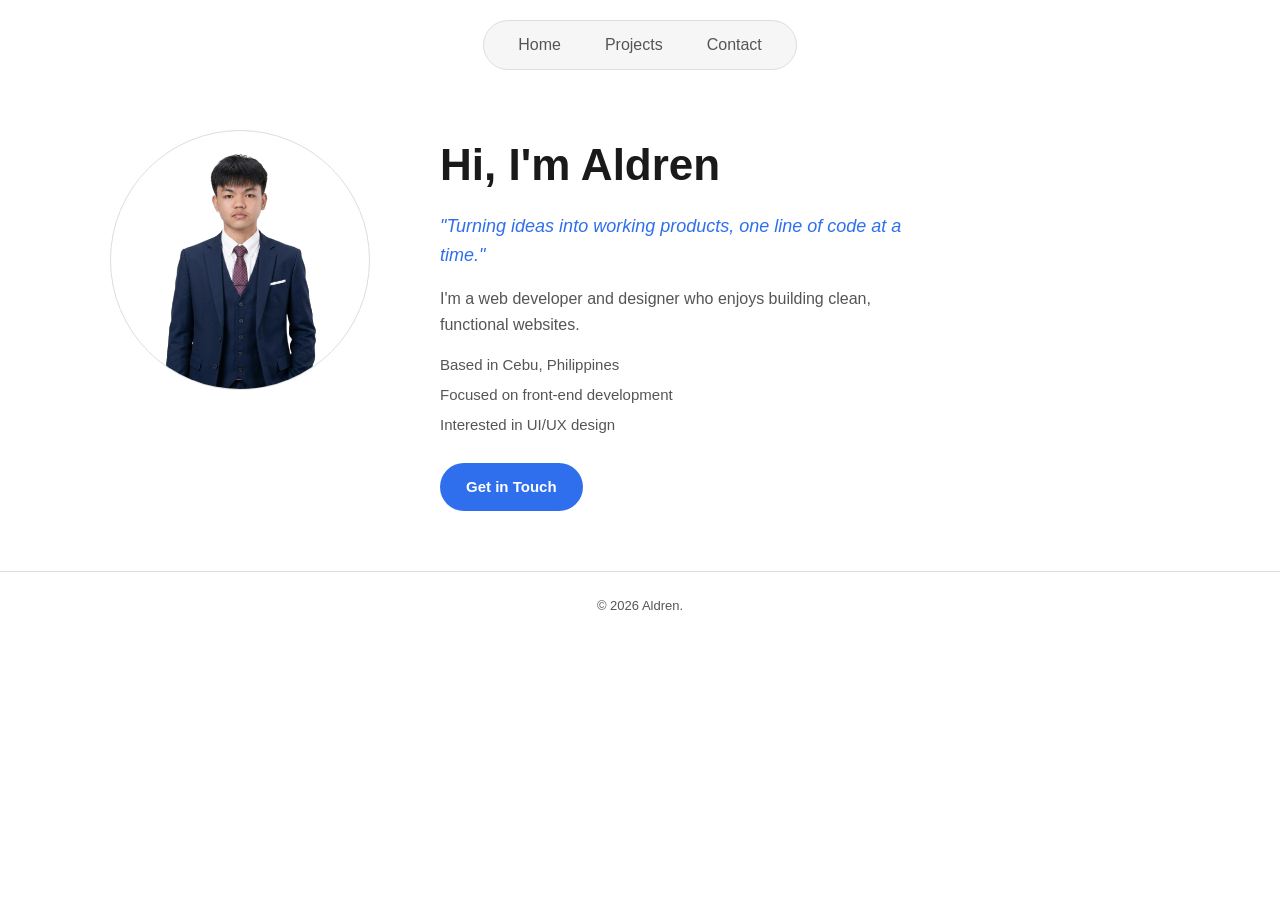
<file: index.html>
<!DOCTYPE html>
<html lang="en">
<head>
    <meta charset="UTF-8">
    <meta name="viewport" content="width=device-width, initial-scale=1.0">
    <title>Aldren — Home</title>
    <link rel="stylesheet" href="style.css">
</head>
<body>

    <div class="navigation">
        <ul class="list">
            <li><a href="index.html">Home</a></li>
            <li><a href="projects.html">Projects</a></li>
            <li><a href="contact.html">Contact</a></li>
        </ul>
    </div>

    <section id="Home">
        <div class="profile">
            <img src="images/profile.png" alt="Profile picture of Aldren">
        </div>
        <div class="info">
            <h1>Hi, I'm Aldren</h1>
            <p class="motto">"Turning ideas into working products, one line of code at a time."</p>
            <p>I'm a web developer and designer who enjoys building clean, functional websites.</p>

            <ul class="about-list">
                <li>Based in Cebu, Philippines</li>
                <li>Focused on front-end development</li>
                <li>Interested in UI/UX design</li>
            </ul>

            <a href="contact.html" class="btn">Get in Touch</a>
        </div>
    </section>

    <footer class="site-footer">
        <p>&copy; 2026 Aldren.</p>
    </footer>

</body>
</html>
</file>
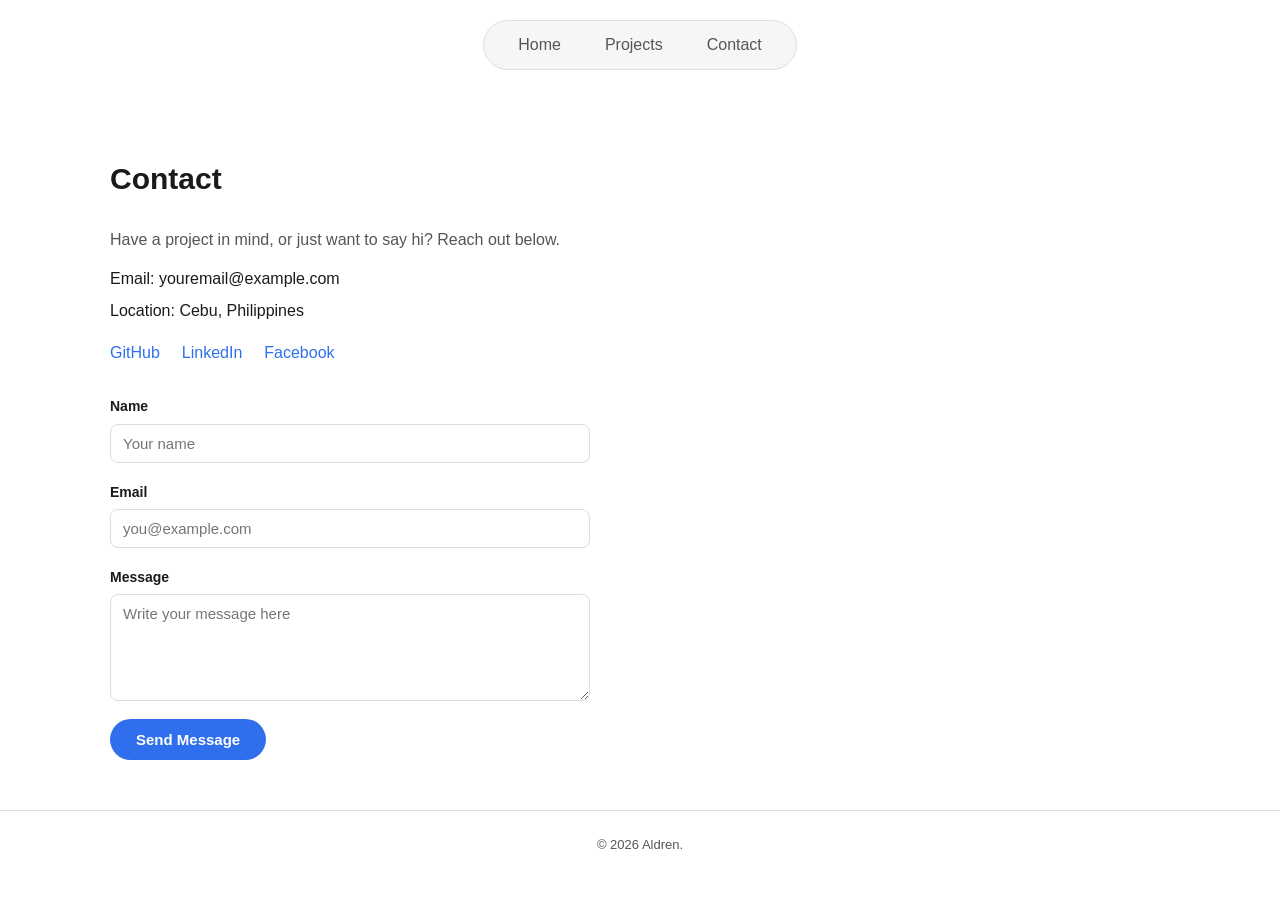
<file: contact.html>
<!DOCTYPE html>
<html lang="en">
<head>
    <meta charset="UTF-8">
    <meta name="viewport" content="width=device-width, initial-scale=1.0">
    <title>Aldren — Contact</title>
    <link rel="stylesheet" href="style.css">
</head>
<body>

    <div class="navigation">
        <ul class="list">
            <li><a href="index.html">Home</a></li>
            <li><a href="projects.html">Projects</a></li>
            <li><a href="contact.html">Contact</a></li>
        </ul>
    </div>

    <section class="page-section">
        <h2>Contact</h2>
        <p>Have a project in mind, or just want to say hi? Reach out below.</p>

        <div class="contact-info">
            <p>Email: youremail@example.com</p>
            <p>Location: Cebu, Philippines</p>
        </div>

        <div class="contact-links">
            <a href="https://github.com/anoygwapo" target="_blank" rel="noopener">GitHub</a>
            <a href="https://linkedin.com/in/yourusername" target="_blank" rel="noopener">LinkedIn</a>
            <a href="https://www.facebook.com/anoyyyy1" target="_blank" rel="noopener">Facebook</a>
        </div>

        <form class="contact-form">
            <label for="name">Name</label>
            <input type="text" id="name" name="name" placeholder="Your name" required>

            <label for="email">Email</label>
            <input type="email" id="email" name="email" placeholder="you@example.com" required>

            <label for="message">Message</label>
            <textarea id="message" name="message" rows="5" placeholder="Write your message here" required></textarea>

            <button type="submit" class="btn">Send Message</button>
        </form>
    </section>

   <footer class="site-footer">
        <p>&copy; 2026 Aldren.</p>
    </footer>

</body>
</html>
</file>
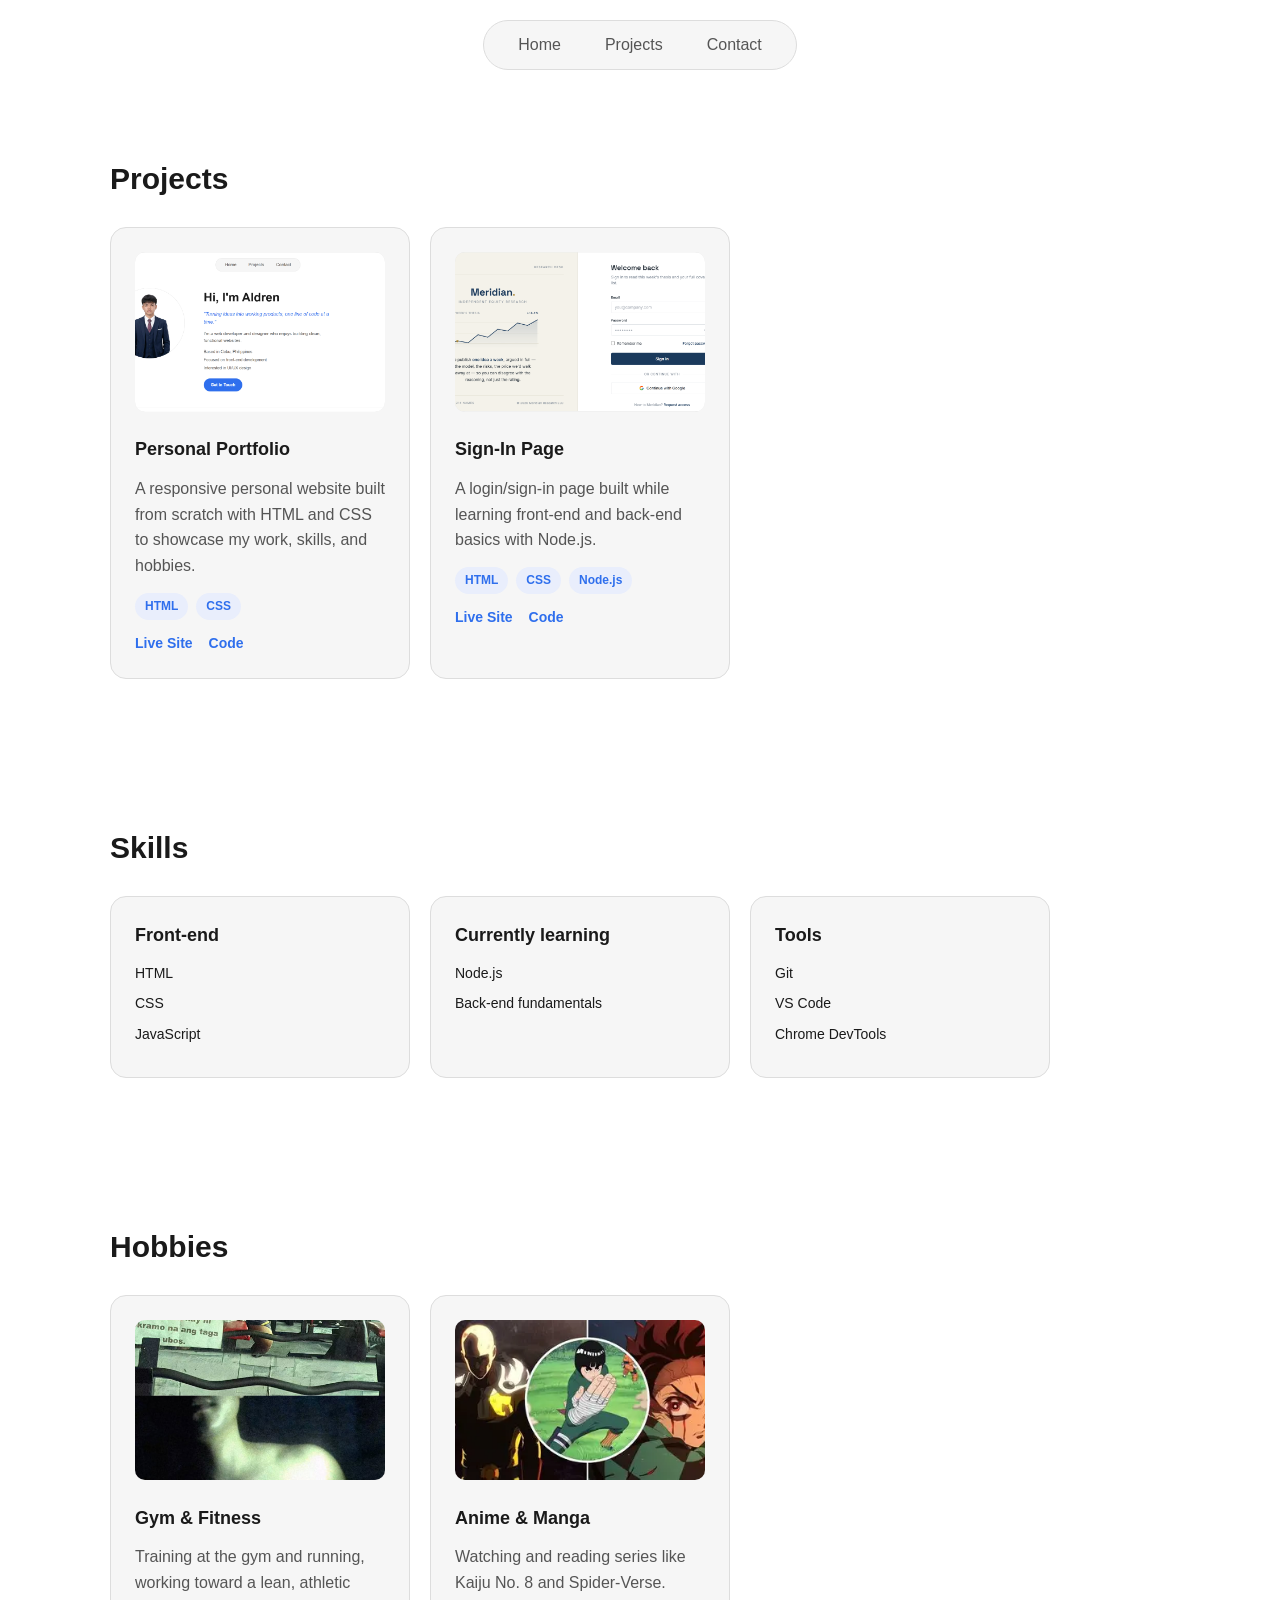
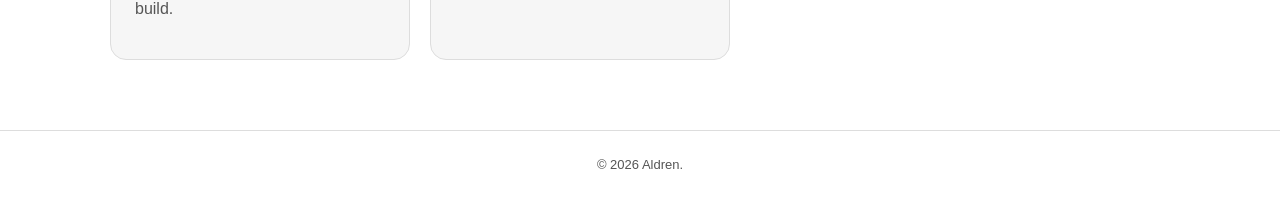
<file: projects.html>
<!DOCTYPE html>
<html lang="en">
<head>
    <meta charset="UTF-8">
    <meta name="viewport" content="width=device-width, initial-scale=1.0">
    <title>Aldren — Projects</title>
    <link rel="stylesheet" href="style.css">
</head>
<body>

    <div class="navigation">
        <ul class="list">
            <li><a href="index.html">Home</a></li>
            <li><a href="projects.html">Projects</a></li>
            <li><a href="contact.html">Contact</a></li>
        </ul>
    </div>

    <section class="page-section">
        <h2>Projects</h2>
        <div class="card-grid">

            <div class="card project-card">
                <img src="images/image1.png" alt="Screenshot of the personal portfolio site">
                <h3>Personal Portfolio</h3>
                <p>A responsive personal website built from scratch with HTML and CSS to showcase my work, skills, and hobbies.</p>
                <div class="tech-tags">
                    <span>HTML</span>
                    <span>CSS</span>
                </div>
                <div class="project-links">
                    <a href="#" target="_blank" rel="noopener">Live Site</a>
                    <a href="#" target="_blank" rel="noopener">Code</a>
                </div>
            </div>

            <div class="card project-card">
                <img src="images/image.png" alt="Screenshot of the sign-in page project">
                <h3>Sign-In Page</h3>
                <p>A login/sign-in page built while learning front-end and back-end basics with Node.js.</p>
                <div class="tech-tags">
                    <span>HTML</span>
                    <span>CSS</span>
                    <span>Node.js</span>
                </div>
                <div class="project-links">
                    <a href="#" target="_blank" rel="noopener">Live Site</a>
                    <a href="#" target="_blank" rel="noopener">Code</a>
                </div>
            </div>

        </div>
    </section>

    <section class="page-section">
        <h2>Skills</h2>
        <div class="card-grid">
            <div class="card">
                <h3>Front-end</h3>
                <ul class="tag-list">
                    <li>HTML</li>
                    <li>CSS</li>
                    <li>JavaScript</li>
                </ul>
            </div>
            <div class="card">
                <h3>Currently learning</h3>
                <ul class="tag-list">
                    <li>Node.js</li>
                    <li>Back-end fundamentals</li>
                </ul>
            </div>
            <div class="card">
                <h3>Tools</h3>
                <ul class="tag-list">
                    <li>Git</li>
                    <li>VS Code</li>
                    <li>Chrome DevTools</li>
                </ul>
            </div>
        </div>
    </section>

    <section class="page-section">
        <h2>Hobbies</h2>
        <div class="card-grid">
            <div class="card">
                <img src="images/gym.jpg" alt="Gym training">
                <h3>Gym &amp; Fitness</h3>
                <p>Training at the gym and running, working toward a lean, athletic build.</p>
            </div>
            <div class="card">
                <img src="images/anime.webp" alt="Anime and manga">
                <h3>Anime &amp; Manga</h3>
                <p>Watching and reading series like Kaiju No. 8 and Spider-Verse.</p>
            </div>
        </div>
    </section>

    <footer class="site-footer">
        <p>&copy; 2026 Aldren.</p>
    </footer>

</body>
</html>
</file>
<file: style.css>
* {
    box-sizing: border-box;
}

html {
    scroll-behavior: smooth;
}

body {
    margin: 0;
    background-color: #ffffff;
    color: #1a1a1a;
    font-family: Arial, Helvetica, sans-serif;
    line-height: 1.6;
}

p {
    margin: 0 0 14px;
    color: #555555;
}

a {
    color: inherit;
}

/* Navigation */
.navigation {
    display: flex;
    align-items: center;
    justify-content: center;
    background-color: #f6f6f6;
    height: 50px;
    position: sticky;
    top: 0;
    border: 1px solid #dddddd;
    border-radius: 50px;
    margin: 20px auto 10px;
    padding: 0 30px;
    width: fit-content;
}

.list {
    display: flex;
    gap: 36px;
    list-style: none;
    margin: 0;
    padding: 0;
}

.list a {
    text-decoration: none;
    color: #555555;
    padding: 8px 4px;
}

.list a:hover {
    color: #1a1a1a;
}

/* Home (Page 1) */
#Home {
    display: flex;
    gap: 70px;
    max-width: 1100px;
    margin: 40px auto;
    flex-wrap: wrap;
    padding: 20px;
}

.profile img {
    width: 260px;
    height: 260px;
    object-fit: cover;
    border-radius: 50%;
    border: 1px solid #dddddd;
}

.info {
    max-width: 500px;
}

.info h1 {
    font-size: 44px;
    margin: 0;
}

.motto {
    color: #2f6fed;
    font-size: 18px;
    font-style: italic;
    margin: 12px 0 16px;
}

.about-list {
    list-style: none;
    padding: 0;
    margin: 16px 0 26px;
}

.about-list li {
    font-size: 15px;
    color: #555555;
    margin-bottom: 6px;
}

.btn {
    display: inline-block;
    background-color: #2f6fed;
    color: #ffffff;
    font-weight: bold;
    text-decoration: none;
    padding: 12px 26px;
    border-radius: 50px;
    border: none;
    cursor: pointer;
    font-size: 15px;
}

/* Page sections (Projects, Skills, Hobbies, Contact) */
.page-section {
    max-width: 1100px;
    margin: 0 auto;
    padding: 50px 20px;
}

.page-section h2 {
    font-size: 30px;
    margin-bottom: 24px;
}

/* Card layout */
.card-grid {
    display: flex;
    flex-wrap: wrap;
    gap: 20px;
    margin-bottom: 20px;
}

.card {
    background-color: #f6f6f6;
    border: 1px solid #dddddd;
    border-radius: 16px;
    padding: 24px;
    width: 300px;
}

.card img {
    width: 100%;
    height: 160px;
    object-fit: cover;
    border-radius: 10px;
    margin-bottom: 16px;
    background-color: #e5e5e5;
}

.card h3 {
    font-size: 18px;
    margin: 0 0 12px;
}

.tag-list {
    list-style: none;
    margin: 0;
    padding: 0;
}

.tag-list li {
    font-size: 14px;
    color: #1a1a1a;
    margin-bottom: 8px;
}

.tech-tags {
    display: flex;
    flex-wrap: wrap;
    gap: 8px;
    margin: 12px 0;
}

.tech-tags span {
    background-color: #e9eefc;
    color: #2f6fed;
    font-size: 12px;
    font-weight: bold;
    padding: 4px 10px;
    border-radius: 999px;
}

.project-links {
    display: flex;
    gap: 16px;
    margin-top: 12px;
}

.project-links a {
    color: #2f6fed;
    text-decoration: none;
    font-size: 14px;
    font-weight: bold;
}

.project-links a:hover {
    text-decoration: underline;
}

/* Contact page */
.contact-info p {
    margin: 0 0 6px;
    color: #1a1a1a;
}

.contact-links {
    display: flex;
    gap: 22px;
    margin: 16px 0 30px;
    flex-wrap: wrap;
}

.contact-links a {
    text-decoration: none;
    color: #2f6fed;
}

.contact-links a:hover {
    text-decoration: underline;
}

.contact-form {
    display: flex;
    flex-direction: column;
    max-width: 480px;
}

.contact-form label {
    font-size: 14px;
    margin-bottom: 6px;
    font-weight: bold;
}

.contact-form input,
.contact-form textarea {
    border: 1px solid #dddddd;
    border-radius: 8px;
    padding: 10px 12px;
    margin-bottom: 18px;
    font-family: inherit;
    font-size: 15px;
}

.contact-form button {
    align-self: flex-start;
}

/* Footer */
.site-footer {
    text-align: center;
    padding: 24px;
    font-size: 13px;
    color: #555555;
    border-top: 1px solid #dddddd;
}

/* Responsive */
@media (max-width: 768px) {
    .navigation {
        width: 90%;
    }

    #Home {
        flex-direction: column;
        text-align: center;
        align-items: center;
    }

    .profile img {
        width: 180px;
        height: 180px;
    }

    .info h1 {
        font-size: 32px;
    }

    .card {
        width: 100%;
    }
}

@media (max-width: 480px) {
    .list {
        gap: 16px;
        font-size: 14px;
    }
}
</file>
